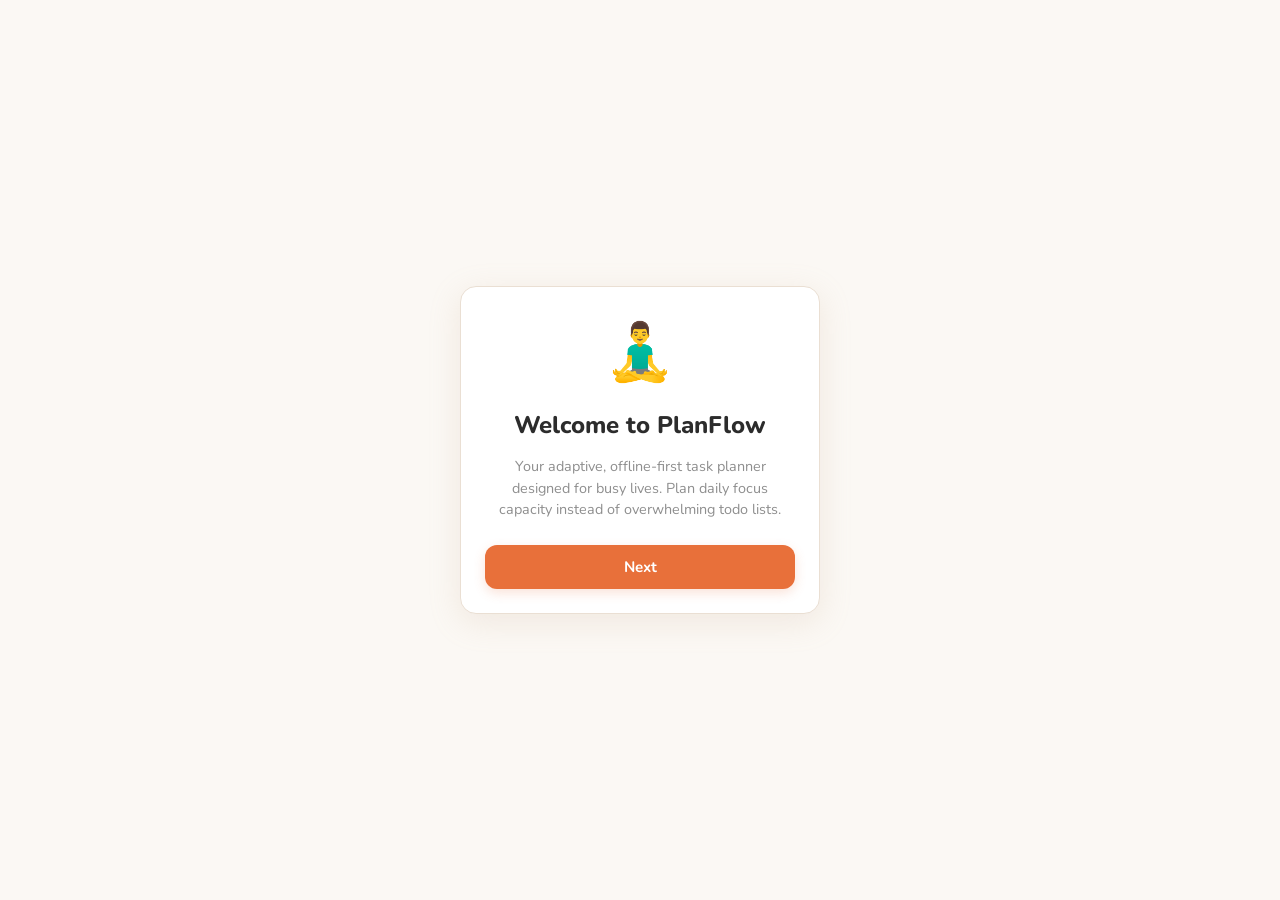
<file: index.html>
<!DOCTYPE html>
<html lang="en">
<head>
  <meta charset="UTF-8">
  <meta name="viewport" content="width=device-width, initial-scale=1.0, viewport-fit=cover">
  <meta name="theme-color" content="#FBF8F4">
  <meta name="mobile-web-app-capable" content="yes">
  <meta name="apple-mobile-web-app-capable" content="yes">
  <meta name="apple-mobile-web-app-status-bar-style" content="black-translucent">
  <meta name="apple-mobile-web-app-title" content="PlanFlow">
  
  <title>PlanFlow — Adaptive Planner</title>
  
  <!-- CSS Imports -->
  <link rel="stylesheet" href="css/variables.css">
  <link rel="stylesheet" href="css/base.css">
  <link rel="stylesheet" href="css/components.css">
  <link rel="stylesheet" href="css/views.css">
  
  <!-- PWA Manifest -->
  <link rel="manifest" href="manifest.json">
  <link rel="apple-touch-icon" href="assets/icons/apple-touch-icon.png">
</head>
<body>
  <div id="offline-badge" class="offline-badge hidden">⚠️ Offline Mode</div>
  <div class="app-container">
    <!-- Main Scrollable Content -->
    <main class="main-content" id="main-content">
      
      <!-- 1. Today Timeline View -->
      <section id="today-view" class="view active">
        <header class="today-header">
          <div>
            <h1 id="today-view-title">Today</h1>
            <p id="today-view-subtitle" style="font-size: 0.9rem; color: var(--text-muted);"></p>
          </div>
          <div style="display: flex; gap: var(--spacing-xs); align-items: center;">
            <button id="today-replan-btn" class="btn btn-ghost" style="padding: var(--spacing-sm);">
              🔄 Replan
            </button>
          </div>
        </header>

        <section id="today-unplanned-hub" class="today-unplanned-hub hidden" aria-labelledby="today-hub-title">
          <div class="today-hub-heading">
            <div>
              <p class="today-eyebrow">MAKE SPACE FOR WHAT MATTERS</p>
              <h2 id="today-hub-title">Shape your day</h2>
              <p>See your available capacity, then build a schedule that fits.</p>
            </div>
          </div>
          <div class="today-capacity-card" aria-label="Today's capacity overview">
            <div class="today-capacity-metric"><strong id="today-metric-avail-time">--</strong><span>Available</span></div>
            <div class="today-capacity-metric"><strong id="today-metric-unscheduled-count">0</strong><span>Tasks queued</span></div>
            <div class="today-capacity-metric"><strong id="today-metric-priority-count">0</strong><span>High priority</span></div>
            <div class="today-capacity-metric"><strong id="today-metric-habits-count">0</strong><span>Habits due</span></div>
          </div>
          <button id="today-plan-hero-btn" class="btn btn-primary today-plan-hero-btn">Plan My Day <span aria-hidden="true">→</span></button>
        </section>
        
        <!-- Daily Flow Progress Summary (Section 6.2) -->
        <div class="today-progress-container">
          <div class="daily-flow-ring-wrapper">
            <svg class="progress-ring" width="48" height="48" style="transform: rotate(-90deg);">
              <circle class="progress-ring-bg" stroke="var(--border-light)" stroke-width="4" fill="transparent" r="20" cx="24" cy="24"/>
              <circle id="today-progress-ring-fill" stroke="var(--primary-color)" stroke-width="4" fill="transparent" r="20" cx="24" cy="24" stroke-dasharray="125.6" stroke-dashoffset="125.6" style="transition: stroke-dashoffset var(--transition-normal);"/>
            </svg>
            <span id="today-progress-text" class="daily-flow-pct">0%</span>
          </div>
          
          <div class="progress-info" style="flex: 1;">
            <div style="display: flex; justify-content: space-between; align-items: baseline;">
              <p style="font-weight: 800; font-size: 0.95rem; margin: 0;">Daily Flow</p>
              <span id="daily-flow-minutes" style="font-size: 0.8rem; font-weight: 700; color: var(--primary-color);">0m / 0m focus</span>
            </div>
            <div style="display: flex; gap: var(--spacing-sm); margin-top: 4px; font-size: 0.78rem; color: var(--text-muted); align-items: center;">
              <span id="today-progress-count">0/0 done</span>
              <span>•</span>
              <span id="daily-flow-coverage">Priority: 0%</span>
            </div>
          </div>
        </div>

        <!-- Section 6.3: NOW Card Component Container -->
        <div id="today-now-card-container"></div>

        <!-- Schedule Timeline -->
        <div id="timeline-container" class="timeline">
          <!-- Timeline slots dynamically generated here -->
          <div id="timeline-empty-state" class="bucket-empty-state" style="border-style: solid; padding: var(--spacing-xxl);">
            <h3>Your day is clear!</h3>
            <p style="margin-top: 8px; margin-bottom: var(--spacing-md);">No tasks scheduled for today.</p>
          </div>
        </div>

        <!-- Add Task / Something Came Up FAB -->
        <button id="interruption-fab" class="fab" aria-label="Add task for today" title="Add task for today">
          +
        </button>
      </section>

      <!-- 2. Plan My Day View -->
      <section id="plan-view" class="view">
        <header style="margin-bottom: var(--spacing-lg);">
          <h1>Plan My Day</h1>
          <p style="font-size: 0.9rem; color: var(--text-muted);">Choose a day, then build a schedule that fits your available time.</p>
          <div class="plan-date-control">
            <label class="form-label" for="plan-target-date">Planning for</label>
            <input id="plan-target-date" class="input" type="date">
          </div>
        </header>

        <!-- Capacity Summary (Section 5.1 & 5.2) -->
        <div id="plan-capacity-summary-card" class="capacity-summary-card">
          <div class="capacity-summary-title">Today's Capacity Overview</div>
          <div class="capacity-summary-grid">
            <div class="metric-item">
              <span class="metric-val" id="metric-avail-time">--</span>
              <span class="metric-lbl">Available</span>
            </div>
            <div class="metric-item">
              <span class="metric-val" id="metric-unscheduled-count">0</span>
              <span class="metric-lbl">Unscheduled</span>
            </div>
            <div class="metric-item">
              <span class="metric-val" id="metric-priority-count">0</span>
              <span class="metric-lbl">High Priority</span>
            </div>
            <div class="metric-item">
              <span class="metric-val" id="metric-habits-count">0</span>
              <span class="metric-lbl">Habits Due</span>
            </div>
            <div class="metric-item">
              <span class="metric-val" id="metric-commitments-count">0</span>
              <span class="metric-lbl">Locked</span>
            </div>
          </div>
        </div>

        <!-- Planning Setup Screen (Pre-Plan State) -->
        <div id="plan-pre-setup" class="plan-hero">
          <div class="plan-hero-icon">✨</div>
          <h2>Ready to focus?</h2>
          <p style="color: var(--text-muted); max-width: 280px; margin-bottom: var(--spacing-lg);">
            Let's design a customized schedule for today.
          </p>
          <button id="plan-start-setup-btn" class="btn btn-primary plan-btn-start">
            Start Planning
          </button>
        </div>

        <!-- Setup Questions & Preferences (Section 5.4) -->
        <div id="plan-setup" class="plan-setup-container hidden">
          <!-- Working Hours Availability Windows -->
          <div class="form-group">
            <label class="form-label">Working Hours Window</label>
            <div style="display: flex; align-items: center; gap: var(--spacing-md);">
              <div style="flex: 1;">
                <label style="font-size: 0.75rem; color: var(--text-muted);">Start Time</label>
                <input type="time" id="plan-window-start" class="input" value="09:00">
              </div>
              <span style="margin-top: 16px; font-weight: 700; color: var(--text-muted);">to</span>
              <div style="flex: 1;">
                <label style="font-size: 0.75rem; color: var(--text-muted);">End Time</label>
                <input type="time" id="plan-window-end" class="input" value="17:00">
              </div>
            </div>
          </div>

          <!-- Capacity slider -->
          <div class="form-group">
            <label class="form-label" for="plan-capacity">Focus Target Duration</label>
            <div style="display: flex; align-items: center; gap: var(--spacing-md);">
              <input type="range" id="plan-capacity" class="range" min="30" max="480" step="30" value="180">
              <span id="plan-capacity-display" style="font-weight: 800; min-width: 70px; text-align: right;">3h 0m</span>
            </div>
            <!-- Presets -->
            <div style="display: flex; gap: var(--spacing-sm); margin-top: var(--spacing-xs);">
              <button class="btn btn-secondary capacity-preset" data-val="60" style="padding: 4px 10px; font-size: 0.8rem;">1h</button>
              <button class="btn btn-secondary capacity-preset" data-val="180" style="padding: 4px 10px; font-size: 0.8rem;">3h</button>
              <button class="btn btn-secondary capacity-preset" data-val="300" style="padding: 4px 10px; font-size: 0.8rem;">5h</button>
            </div>
          </div>

          <!-- Planning Style Selector (Section 5.4) -->
          <div class="form-group">
            <label class="form-label">Planning Style</label>
            <div class="planning-style-group" id="planning-style-selector">
              <button type="button" class="style-pill selected" data-style="balanced">⚖️ Balanced</button>
              <button type="button" class="style-pill" data-style="deep_work">🧠 Deep Work</button>
              <button type="button" class="style-pill" data-style="quick_wins">⚡ Quick Wins</button>
              <button type="button" class="style-pill" data-style="flexible">🌊 Flexible</button>
            </div>
          </div>

          <!-- Energy selector -->
          <div class="form-group">
            <label class="form-label">How is your energy level right now?</label>
            <div class="energy-selector">
              <div class="energy-option" data-energy="low">
                <span>🔋</span>
                <span>Low</span>
              </div>
              <div class="energy-option selected" data-energy="medium">
                <span>⚡</span>
                <span>Medium</span>
              </div>
              <div class="energy-option" data-energy="high">
                <span>🚀</span>
                <span>High</span>
              </div>
            </div>
          </div>

          <!-- Advanced Scheduling Preferences Collapsible / Toggle Group -->
          <div class="form-group" style="border-top: 1px solid var(--border-color); padding-top: var(--spacing-md);">
            <label class="form-label" style="margin-bottom: var(--spacing-sm);">Planning Preferences</label>
            <div class="pref-toggle-grid">
              <label class="pref-toggle-row">
                <input type="checkbox" id="pref-breaks" checked>
                <span>Protect Rest Breaks</span>
              </label>
              <label class="pref-toggle-row">
                <input type="checkbox" id="pref-energy-matching" checked>
                <span>Energy Matching</span>
              </label>
              <label class="pref-toggle-row">
                <input type="checkbox" id="pref-task-splitting" checked>
                <span>Split Long Tasks (&gt;90m)</span>
              </label>
            </div>

            <!-- Buffer & Focus block sliders -->
            <div style="display: flex; gap: var(--spacing-md); margin-top: var(--spacing-md); flex-wrap: wrap;">
              <div style="flex: 1; min-width: 140px;">
                <label style="font-size: 0.75rem; color: var(--text-muted);">Min Buffer: <strong id="pref-buffer-display">10m</strong></label>
                <input type="range" id="pref-buffer" class="range" min="0" max="60" step="5" value="10">
              </div>
              <div style="flex: 1; min-width: 140px;">
                <label style="font-size: 0.75rem; color: var(--text-muted);">Max Focus Block: <strong id="pref-focus-block-display">90m</strong></label>
                <input type="range" id="pref-focus-block" class="range" min="30" max="180" step="15" value="90">
              </div>
            </div>
          </div>

          <button id="plan-generate-btn" class="btn btn-primary" style="width: 100%; margin-top: var(--spacing-md);">
            Generate My Day 🎯
          </button>
        </div>

        <!-- Plan Suggestions Screen (Confirm State) -->
        <div id="plan-suggestions" class="hidden">
          <div class="plan-suggestions-header">
            <div>
              <h3>Proposed Schedule</h3>
              <p style="font-size: 0.8rem; color: var(--text-muted); margin-top: 2px;">
                Review and fine-tune your proposed plan.
              </p>
            </div>
          </div>

          <!-- Proposal Metrics Bar (Section 5.5) -->
          <div id="plan-proposal-metrics" class="proposal-metrics-bar">
            <div class="proposal-metric">
              <span class="pmetric-lbl">Planned Focus</span>
              <span class="pmetric-val" id="proposal-focus-min">0m</span>
            </div>
            <div class="proposal-metric">
              <span class="pmetric-lbl">Utilization</span>
              <span class="pmetric-val" id="proposal-utilization">0%</span>
            </div>
            <div class="proposal-metric">
              <span class="pmetric-lbl">Priority Coverage</span>
              <span class="pmetric-val" id="proposal-coverage">0%</span>
            </div>
          </div>

          <div id="suggestions-list-container" class="plan-suggestions-list">
            <!-- Dynamic suggestion rows -->
          </div>

          <div style="display: flex; gap: var(--spacing-md); margin-top: var(--spacing-lg);">
            <button id="plan-add-more-btn" class="btn btn-secondary" style="flex: 1;">
              + Add More
            </button>
            <button id="plan-confirm-btn" class="btn btn-primary" style="flex: 1;">
              Approve Plan ✨
            </button>
          </div>
        </div>
      </section>

      <!-- 3. Task Bucket View -->
      <section id="bucket-view" class="view">
        <header class="bucket-header-main" style="margin-bottom: var(--spacing-lg);">
          <div style="display: flex; justify-content: space-between; align-items: baseline;">
            <h1>Task Bucket</h1>
            <span id="bucket-total-count" class="badge" style="font-size: 0.85rem;">0 tasks</span>
          </div>
          <p style="font-size: 0.9rem; color: var(--text-muted); margin-top: 2px;">All your possibilities, ready to be scheduled.</p>
        </header>

        <!-- Search / Filters -->
        <div class="form-group" style="margin-bottom: var(--spacing-md);">
          <input type="text" id="bucket-search" class="input" placeholder="Search tasks..." style="padding: var(--spacing-md);" aria-label="Search tasks">
        </div>
        
        <div id="bucket-filter-chips" class="task-filter-control">
          <!-- Task filter select populated dynamically -->
        </div>

        <!-- AI Inbox Section (Ambiguous or newly quick-captured tasks needing review) -->
        <div id="bucket-inbox-section" class="bucket-inbox-section hidden">
          <!-- Populated dynamically if inbox tasks exist -->
        </div>

        <!-- Collapsible Bucket Sections -->
        <div id="bucket-list" class="bucket-grid">
          <!-- Dynamic buckets generated here -->
        </div>

        <!-- Floating Quick Add Composer (Section 4.4) -->
        <div id="quick-add-container" class="quick-add-floating-container">
          <form id="quick-add-form" class="quick-add-form" autocomplete="off">
            <div class="quick-add-input-bar">
              <span class="quick-add-icon">✨</span>
              <input 
                type="text" 
                id="quick-add-input" 
                class="quick-add-input" 
                placeholder="Quick capture: &quot;Study for an hour tomorrow&quot;..." 
                aria-label="Natural language task capture"
              >
              <button type="submit" id="quick-add-submit-btn" class="btn btn-primary quick-add-btn">
                Add
              </button>
            </div>
            <div id="quick-add-live-preview" class="quick-add-live-preview hidden">
              <!-- Live extracted tag previews -->
            </div>
          </form>
        </div>

        <!-- Add Task FAB -->
        <button id="bucket-add-task-btn" class="fab" aria-label="Add task to bucket">
          +
        </button>
      </section>

      <!-- 4. Add/Edit Task Form Screen -->
      <section id="add-task-view" class="view">
        <header class="task-form-header">
          <h1 id="task-form-title">Create Task</h1>
          <p id="task-form-subtitle" style="font-size: 0.9rem; color: var(--text-muted);">Define the task's properties for smart planning.</p>
        </header>

        <form id="task-form">
          <input type="hidden" id="edit-task-id">

          <!-- Name -->
          <div class="form-group">
            <div style="display: flex; justify-content: space-between; align-items: center; margin-bottom: var(--spacing-xs);">
              <label class="form-label" for="task-name" style="margin-bottom: 0;">Task Name</label>
              <button type="button" id="task-ai-assist-btn" class="btn btn-ghost" style="padding: 2px 8px; font-size: 0.75rem; color: var(--primary-color); font-weight: 700; border: 1px solid var(--primary-color); border-radius: var(--radius-sm);">
                ✨ AI Assist
              </button>
            </div>
            <input type="text" id="task-name" class="input" placeholder="e.g., Study Machine Learning for an hour" required>
          </div>

          <!-- Bucket / Category -->
          <div class="form-group">
            <label class="form-label" for="task-bucket">Bucket</label>
            <select id="task-bucket" class="select" required>
              <!-- Populated dynamically from preferences -->
            </select>
          </div>

          <div id="task-schedule-group" class="form-group task-schedule-fields">
            <label class="form-label" for="task-schedule-date">Add to a day (optional)</label>
            <div class="task-schedule-inputs">
              <input id="task-schedule-date" class="input" type="date" aria-label="Schedule task on a day">
              <input id="task-schedule-time" class="input" type="time" aria-label="Start time (optional)">
            </div>
            <p class="task-schedule-hint">Leave the date blank to keep this task in your bucket.</p>
          </div>

          <!-- Priority -->
          <div class="form-group">
            <label class="form-label" for="task-priority">Priority (1 = low, 5 = urgent)</label>
            <div style="display: flex; align-items: center; gap: var(--spacing-md);">
              <input type="range" id="task-priority" class="range" min="1" max="5" value="3">
              <span id="task-priority-display" style="font-weight: 800; min-width: 20px;">3</span>
            </div>
          </div>

          <!-- Estimated Duration -->
          <div class="form-group">
            <label class="form-label" for="task-duration">Estimated Duration (minutes)</label>
            <div style="display: flex; align-items: center; gap: var(--spacing-md); margin-bottom: var(--spacing-xs);">
              <input type="number" id="task-duration" class="input" min="5" max="480" value="30" required>
            </div>
            <div class="duration-presets">
              <button type="button" class="duration-chip" data-min="15">15m</button>
              <button type="button" class="duration-chip selected" data-min="30">30m</button>
              <button type="button" class="duration-chip" data-min="45">45m</button>
              <button type="button" class="duration-chip" data-min="60">60m</button>
              <button type="button" class="duration-chip" data-min="90">90m</button>
            </div>
          </div>

          <!-- Energy Required -->
          <div class="form-group">
            <label class="form-label">Energy Level Required</label>
            <div class="energy-selector" id="task-energy-selector">
              <div class="energy-option" data-energy="low">
                <span>🔋 Low</span>
              </div>
              <div class="energy-option selected" data-energy="medium">
                <span>⚡ Med</span>
              </div>
              <div class="energy-option" data-energy="high">
                <span>🚀 High</span>
              </div>
            </div>
          </div>

          <!-- Preferred Time -->
          <div class="form-group">
            <label class="form-label" for="task-preferred-time">Preferred Time of Day</label>
            <select id="task-preferred-time" class="select">
              <option value="anytime" selected>Anytime</option>
              <option value="morning">Morning</option>
              <option value="afternoon">Afternoon</option>
              <option value="evening">Evening</option>
            </select>
          </div>

          <!-- Recurrence Toggle & Options -->
          <div class="form-group" style="margin-bottom: var(--spacing-md);">
            <div class="toggle-container">
              <span class="form-label">Is this a recurring task?</span>
              <label style="display: inline-block;">
                <input type="checkbox" id="task-recurring-toggle" class="hidden">
                <div class="toggle-switch"></div>
              </label>
            </div>
          </div>

          <div class="form-group" style="margin-bottom: var(--spacing-md);">
            <div class="toggle-container">
              <span class="form-label">Track as a Habit? (Done/Missed Calendar)</span>
              <label style="display: inline-block;">
                <input type="checkbox" id="task-habit-toggle" class="hidden">
                <div class="toggle-switch"></div>
              </label>
            </div>
          </div>

          <div id="recurrence-options" class="hidden" style="background-color: var(--border-light); padding: var(--spacing-md); border-radius: var(--radius-md); margin-bottom: var(--spacing-lg);">
            <div class="form-group">
              <label class="form-label" for="recurrence-type">Recurrence Pattern</label>
              <select id="recurrence-type" class="select">
                <option value="daily">Every day</option>
                <option value="weekly" selected>Weekly</option>
                <option value="monthly">Monthly</option>
                <option value="custom">Custom interval</option>
              </select>
            </div>

            <!-- Custom interval details -->
            <div id="recurrence-interval-group" class="form-group hidden">
              <label class="form-label" for="recurrence-interval">Repeat every</label>
              <div style="display: flex; align-items: center; gap: var(--spacing-sm);">
                <input type="number" id="recurrence-interval" class="input" min="1" value="1" style="width: 80px;">
                <span id="recurrence-interval-unit">days</span>
              </div>
            </div>

            <!-- Monthly day selection -->
            <div id="recurrence-monthly-group" class="form-group hidden">
              <label class="form-label" for="recurrence-month-day">Day of the month</label>
              <div style="display: flex; align-items: center; gap: var(--spacing-sm);">
                <input type="number" id="recurrence-month-day" class="input" min="1" max="31" value="1" style="width: 80px;">
                <span style="font-size: 0.85rem; color: var(--text-muted);">(1 - 31)</span>
              </div>
            </div>

            <!-- Weekly days selection -->
            <div id="recurrence-weekly-days" class="form-group">
              <label class="form-label">Select days of the week</label>
              <div style="display: flex; gap: var(--spacing-xs); flex-wrap: wrap;">
                <label class="chip" style="cursor: pointer;"><input type="checkbox" name="weekly-day" value="1" style="margin-right: 4px;">Mon</label>
                <label class="chip" style="cursor: pointer;"><input type="checkbox" name="weekly-day" value="2" style="margin-right: 4px;">Tue</label>
                <label class="chip" style="cursor: pointer;"><input type="checkbox" name="weekly-day" value="3" style="margin-right: 4px;">Wed</label>
                <label class="chip" style="cursor: pointer;"><input type="checkbox" name="weekly-day" value="4" style="margin-right: 4px;">Thu</label>
                <label class="chip" style="cursor: pointer;"><input type="checkbox" name="weekly-day" value="5" style="margin-right: 4px;">Fri</label>
                <label class="chip" style="cursor: pointer;"><input type="checkbox" name="weekly-day" value="6" style="margin-right: 4px;">Sat</label>
                <label class="chip" style="cursor: pointer;"><input type="checkbox" name="weekly-day" value="0" style="margin-right: 4px;">Sun</label>
              </div>
            </div>
          </div>

          <!-- Deadline -->
          <div class="form-group">
            <div class="toggle-container">
              <span class="form-label">Add a deadline?</span>
              <label style="display: inline-block;">
                <input type="checkbox" id="task-deadline-toggle" class="hidden">
                <div class="toggle-switch"></div>
              </label>
            </div>
            <input type="date" id="task-deadline" class="input hidden" style="margin-top: var(--spacing-sm);">
          </div>

          <!-- Active Until (Expiration) -->
          <div class="form-group">
            <div class="toggle-container">
              <span class="form-label">Active until a specific date?</span>
              <label style="display: inline-block;">
                <input type="checkbox" id="task-expiry-toggle" class="hidden">
                <div class="toggle-switch"></div>
              </label>
            </div>
            <input type="date" id="task-expiry" class="input hidden" style="margin-top: var(--spacing-sm);">
          </div>

          <!-- Actions -->
          <div style="display: flex; gap: var(--spacing-md); margin-top: var(--spacing-xxl);">
            <button type="button" id="task-cancel-btn" class="btn btn-secondary" style="flex: 1;">Cancel</button>
            <button type="button" id="task-delete-btn" class="btn btn-ghost hidden" style="color: var(--color-danger);">Delete</button>
            <button type="submit" id="task-save-btn" class="btn btn-primary" style="flex: 1;">Save Task</button>
          </div>
        </form>
      </section>

      <!-- 5. Settings Screen -->
      <section id="habits-view" class="view">
        <header class="habits-header">
          <div>
            <p class="habits-eyebrow">SMALL ACTIONS, REPEATED</p>
            <h1>Habits</h1>
            <p id="habits-due-count" class="habits-count">0 due today</p>
          </div>
          <select id="habits-filter" class="select habits-filter" aria-label="Filter habits">
            <option value="due">Due today</option>
            <option value="all">All habits</option>
          </select>
        </header>
        <div id="habits-list" class="habits-list"></div>
        <a class="btn btn-ghost habits-add-link" href="#add-task">+ Create a habit</a>
      </section>

      <section id="settings-view" class="view">
        <header style="margin-bottom: var(--spacing-lg);">
          <h1>Settings</h1>
          <p style="font-size: 0.9rem; color: var(--text-muted);">Customize your adaptive planner parameters.</p>
        </header>

        <!-- Preference Section: Daily Schedule -->
        <div class="settings-section">
          <h3 class="settings-section-title">Schedule Settings</h3>
          <div class="form-group">
            <label class="form-label" for="settings-wake-time">Typical Wake Time</label>
            <input type="time" id="settings-wake-time" class="input" value="07:00">
          </div>
          <div class="form-group">
            <label class="form-label" for="settings-sleep-time">Typical Sleep Time</label>
            <input type="time" id="settings-sleep-time" class="input" value="23:00">
          </div>
          <div class="form-group">
            <label class="form-label" for="settings-buffer-time">Break / Buffer Time Between Tasks</label>
            <select id="settings-buffer-time" class="select">
              <option value="0">0 minutes (Back-to-back)</option>
              <option value="5">5 minutes (Quick breath)</option>
              <option value="10" selected>10 minutes (Recommended)</option>
              <option value="15">15 minutes (Relaxed pacing)</option>
              <option value="20">20 minutes (Extended transition)</option>
            </select>
          </div>
          <div class="form-group">
            <label class="form-label" for="settings-default-capacity">Default Daily Capacity</label>
            <div style="display: flex; align-items: center; gap: var(--spacing-md);">
              <input type="range" id="settings-default-capacity" class="range" min="30" max="480" step="30" value="300">
              <span id="settings-capacity-display" style="font-weight: 800; min-width: 60px; text-align: right;">5h 0m</span>
            </div>
          </div>
        </div>

        <!-- Preference Section: Buckets Management -->
        <div class="settings-section">
          <h3 class="settings-section-title">My Buckets</h3>
          <div id="settings-buckets-list" style="display: flex; flex-direction: column; gap: var(--spacing-sm);">
            <!-- Buckets list with delete/edit options populated dynamically -->
          </div>
          <button id="settings-add-bucket-btn" class="btn btn-secondary" style="margin-top: var(--spacing-sm); width: 100%;">
            + Add Custom Bucket
          </button>
        </div>

        <!-- Preference Section: Data Backup / Control -->
        <div class="settings-section">
          <h3 class="settings-section-title">Data Controls</h3>
          <button id="settings-export-btn" class="btn btn-secondary" style="width: 100%;">
            📤 Export Data (JSON)
          </button>
          <button id="settings-import-btn" class="btn btn-secondary" style="width: 100%;">
            📥 Import Data (JSON)
          </button>
          <input type="file" id="settings-import-file" class="hidden" accept=".json">
          <button id="settings-reset-demo-btn" class="btn btn-ghost" style="color: var(--color-danger); width: 100%; border: 1px solid var(--color-danger); border-radius: var(--radius-md);">
            🔄 Reset Demo Data
          </button>
        </div>
      </section>

    </main>

    <!-- Navigation Bar -->
    <nav class="bottom-nav">
      <a href="#today" class="nav-item active" id="nav-today">
        <span class="nav-icon">📅</span>
        <span>Today</span>
      </a>
      <a href="#bucket" class="nav-item" id="nav-bucket">
        <span class="nav-icon">📋</span>
        <span>Tasks</span>
      </a>
      <a href="#habits" class="nav-item" id="nav-habits">
        <span class="nav-icon">✓</span>
        <span>Habits</span>
      </a>
      <a href="#settings" class="nav-item" id="nav-settings">
        <span class="nav-icon">⚙️</span>
        <span>Settings</span>
      </a>
    </nav>
  </div>

  <!-- Bottom Sheet Modal Structure -->
  <div id="modal-overlay" class="modal-overlay"></div>
  <div id="bottom-sheet" class="bottom-sheet">
    <div class="bottom-sheet-handle"></div>
    <div class="bottom-sheet-header">
      <h3 id="bottom-sheet-title">Modal Header</h3>
      <button id="bottom-sheet-close" class="btn btn-ghost" style="padding: var(--spacing-xs);">✖</button>
    </div>
    <div id="bottom-sheet-content">
      <!-- Modal Content gets injected here -->
    </div>
  </div>

  <!-- Toast Notification Stack -->
  <div id="toast-container" class="toast-container"></div>

  <!-- JS Modules -->
  <script type="module" src="js/app.js"></script>
</body>
</html>
</file>
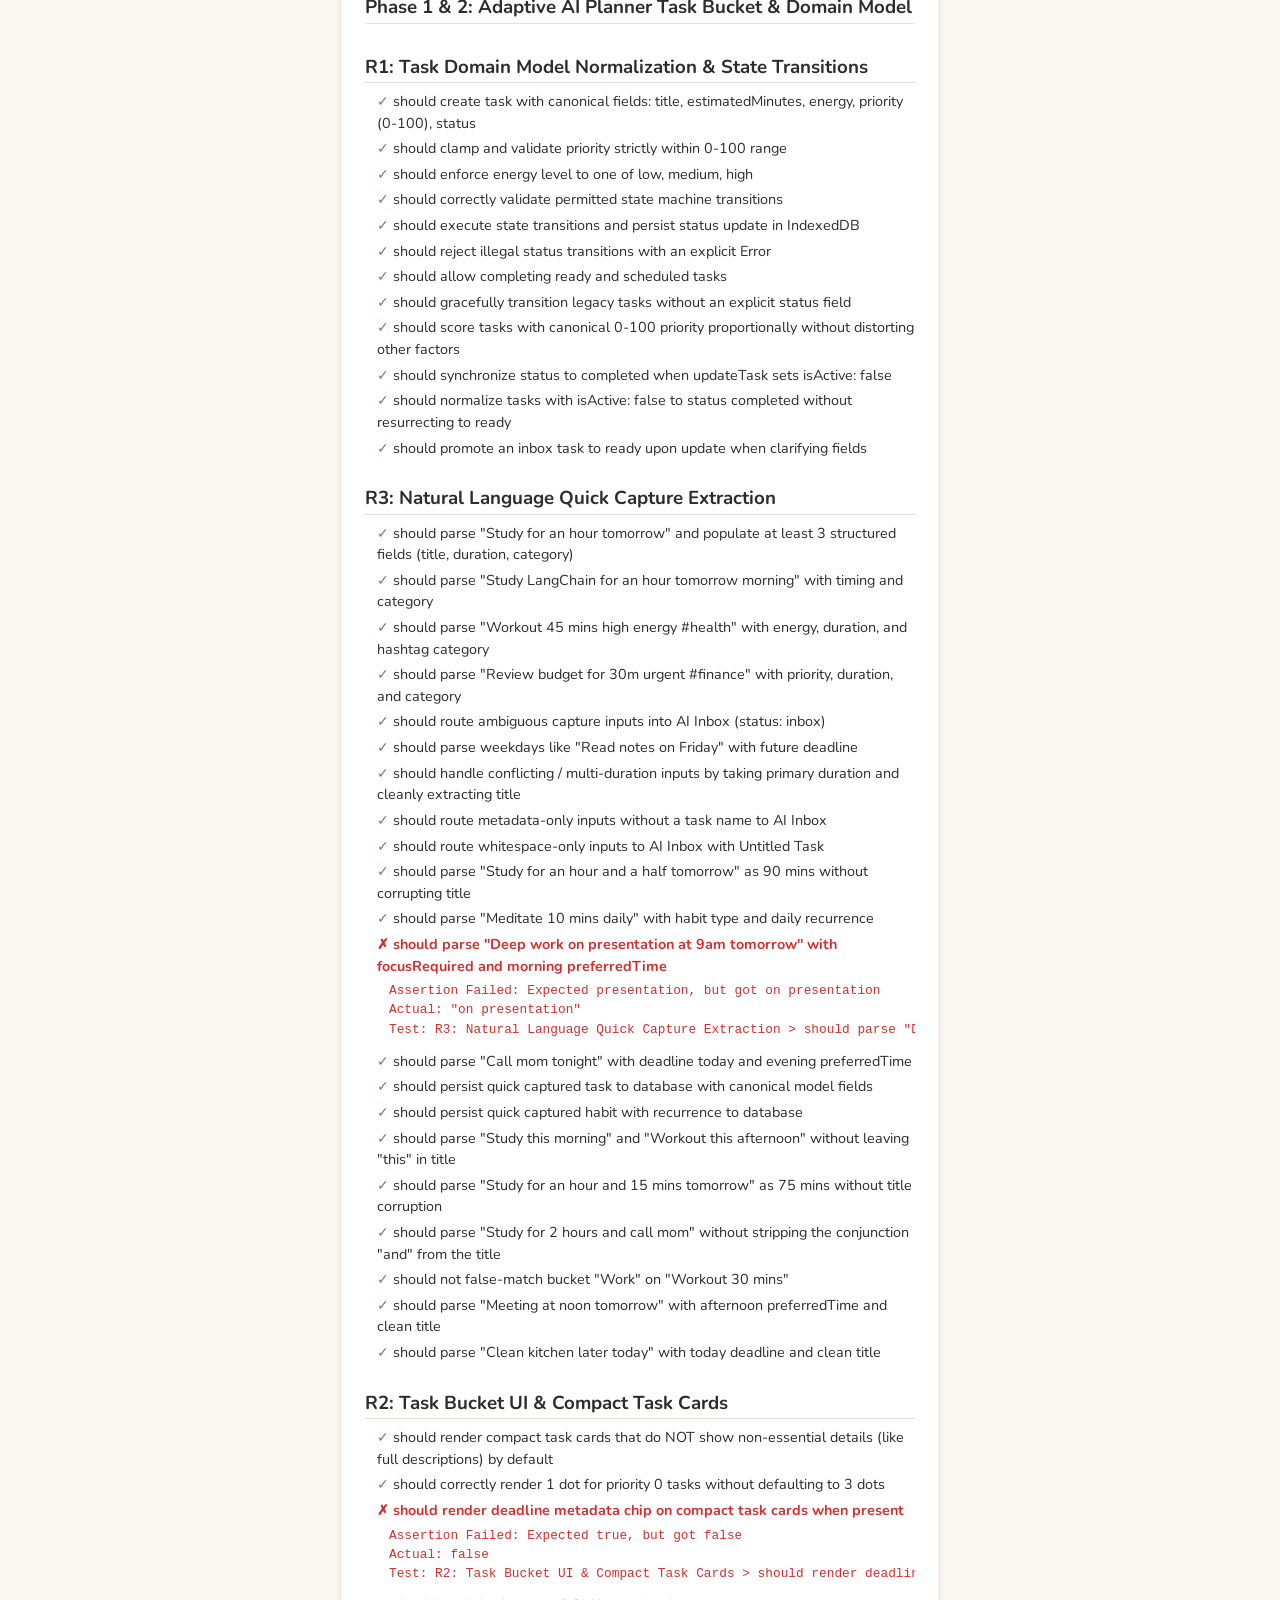
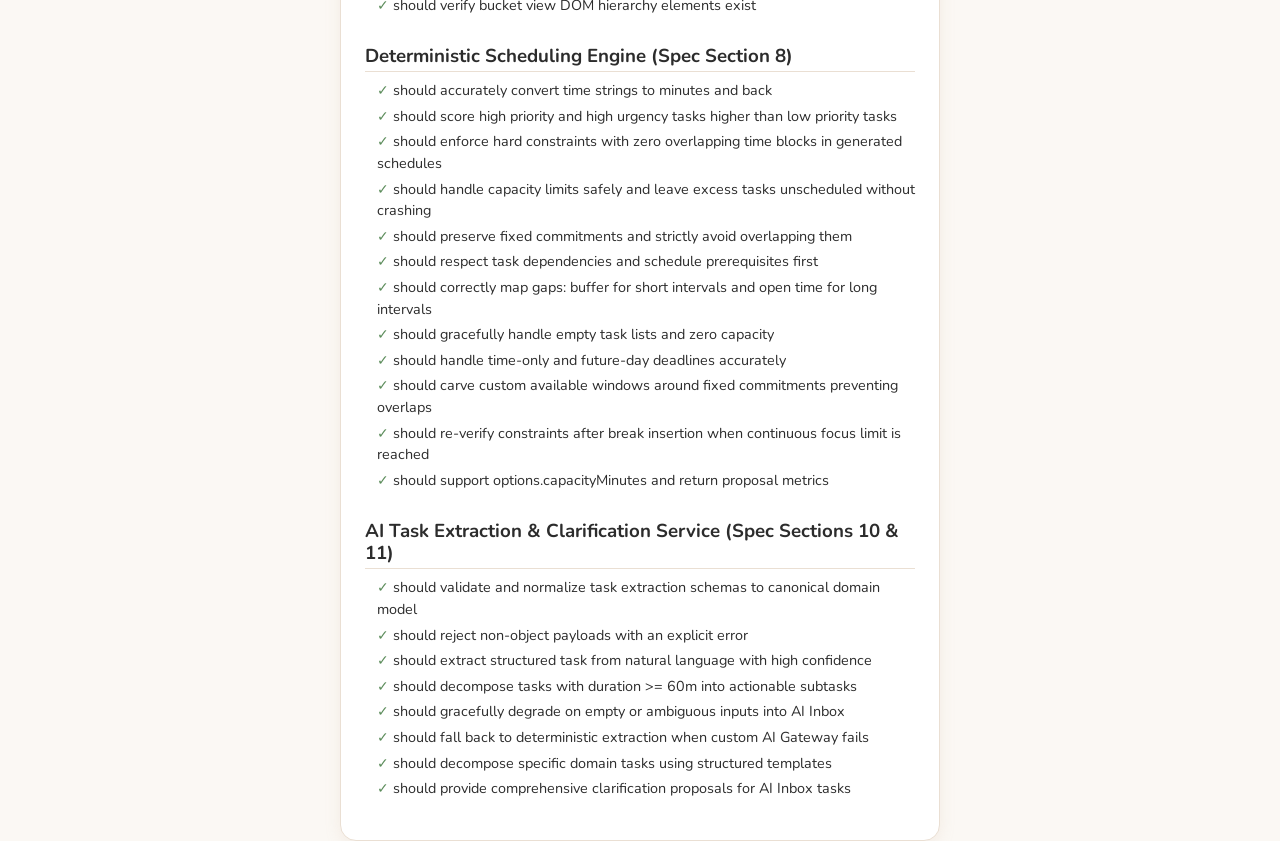
<file: tests.html>
<!DOCTYPE html>
<html lang="en">
<head>
  <meta charset="UTF-8">
  <meta name="viewport" content="width=device-width, initial-scale=1.0">
  <title>PlanFlow Tests — Browser Test Runner</title>
  <link rel="stylesheet" href="css/variables.css">
  <link rel="stylesheet" href="css/base.css">
  <link rel="stylesheet" href="css/components.css">
  <style>
    body {
      background-color: var(--bg-color);
      color: var(--text-color);
      padding: var(--spacing-xl) var(--spacing-md);
      display: flex;
      justify-content: center;
      align-items: center;
      min-height: 100vh;
    }
    .test-container {
      width: 100%;
      max-width: 600px;
      display: flex;
      flex-direction: column;
      gap: var(--spacing-lg);
    }
    .test-header {
      display: flex;
      justify-content: space-between;
      align-items: center;
    }
    .test-header h1 {
      font-size: 1.5rem;
      font-weight: 900;
    }
    #test-report {
      background-color: var(--surface-color);
      border-radius: var(--radius-lg);
      padding: var(--spacing-xl);
      box-shadow: var(--shadow-md);
      border: 1px solid var(--border-color);
      display: flex;
      flex-direction: column;
      gap: var(--spacing-md);
    }
  </style>
</head>
<body>
  <div class="test-container">
    <header class="test-header">
      <h1>PlanFlow Test Suite 🧪</h1>
      <a href="index.html" class="btn btn-ghost" style="font-size:0.85rem; border: 1px solid var(--border-color); padding: 6px 12px;">
        Back to App
      </a>
    </header>

    <div id="test-report">
      <div style="text-align: center; padding: var(--spacing-xl); color: var(--text-muted);">
        Initializing test files and Dexie database...
      </div>
    </div>
  </div>

  <!-- Test suite loader script -->
  <script type="module">
    import { runAllTests } from './js/tests/runner.js';
    
    // Import all test suites to register them in runner
    import './js/tests/recurrence.test.js';
    import './js/tests/scoring.test.js';
    import './js/tests/planner.test.js';
    import './js/tests/reschedule.test.js';
    import './js/tests/models.test.js';
    import './js/tests/bucket.test.js';
    import './js/tests/deterministicScheduler.test.js';
    import './js/tests/aiService.test.js';

    // Execute runner
    document.addEventListener('DOMContentLoaded', () => {
      // Small timeout to allow DB initialization to complete comfortably
      setTimeout(async () => {
        await runAllTests();
      }, 100);
    });
  </script>
</body>
</html>
</file>
<file: css/variables.css>
/* css/variables.css */
:root {
  /* Warm & Friendly Theme Palette */
  --bg-color: #FBF8F4;
  --surface-color: #FFFFFF;
  
  --primary-color: #E8703A;
  --primary-hover: #D65F2B;
  --primary-light: #FDF1EB;
  
  --secondary-color: #5B8C5A;
  --secondary-hover: #4E774D;
  --secondary-light: #EFF5EF;
  
  --accent-color: #D4A373;
  --accent-light: #F9F2EB;
  
  --text-color: #2C2C2C;
  --text-muted: #8E8E8E;
  --text-light: #C0C0C0;
  
  --border-color: #EADFD3;
  --border-light: #F3EAE0;
  
  /* Status Colors */
  --color-success: #5B8C5A;
  --color-warning: #E8A838;
  --color-danger: #D94F4F;
  --color-info: #3A8EE6;

  /* Font Specs */
  --font-family: 'Nunito', -apple-system, BlinkMacSystemFont, "Segoe UI", Roboto, Helvetica, Arial, sans-serif;
  
  /* Layout Safe Spacing Scale */
  --spacing-xs: 4px;
  --spacing-sm: 8px;
  --spacing-md: 12px;
  --spacing-lg: 16px;
  --spacing-xl: 24px;
  --spacing-xxl: 32px;
  --spacing-xxxl: 48px;
  
  /* UI Radii */
  --radius-sm: 8px;
  --radius-md: 12px; /* Buttons */
  --radius-lg: 16px; /* Cards */
  --radius-full: 9999px; /* Pills/Chips */
  
  /* Shadows */
  --shadow-sm: 0 2px 8px rgba(200, 170, 140, 0.1);
  --shadow-md: 0 4px 16px rgba(200, 170, 140, 0.15);
  --shadow-lg: 0 8px 32px rgba(200, 170, 140, 0.2);

  /* Transition Durations */
  --transition-fast: 0.15s ease;
  --transition-normal: 0.25s cubic-bezier(0.4, 0, 0.2, 1);
  --transition-slow: 0.4s cubic-bezier(0.34, 1.56, 0.64, 1); /* Spring transition */
}
</file>
<file: css/base.css>
/* css/base.css */
@import url('https://fonts.googleapis.com/css2?family=Nunito:wght@300;400;600;700;800&display=swap');

*, *::before, *::after {
  box-sizing: border-box;
  margin: 0;
  padding: 0;
  -webkit-tap-highlight-color: transparent;
}

html {
  font-size: 16px;
  scroll-behavior: smooth;
  height: 100%;
  background-color: var(--bg-color);
}

body {
  font-family: var(--font-family);
  background-color: var(--bg-color);
  color: var(--text-color);
  line-height: 1.5;
  height: 100%;
  width: 100vw;
  overflow-x: hidden;
  display: flex;
  flex-direction: column;
  
  /* PWA Mobile safe areas */
  padding-top: env(safe-area-inset-top, 0px);
  padding-bottom: env(safe-area-inset-bottom, 0px);
  
  /* Prevent pull-to-refresh and scroll bounce on mobile if desired,
     but we'll allow standard scroll manipulation. */
  overscroll-behavior-y: clamp;
}

/* Typography Defaults */
h1, h2, h3, h4, h5, h6 {
  font-weight: 700;
  line-height: 1.2;
}

a {
  color: var(--primary-color);
  text-decoration: none;
  transition: color var(--transition-fast);
}

a:hover {
  color: var(--primary-hover);
}

img, svg {
  display: block;
  max-width: 100%;
}

button, input, select, textarea {
  font-family: inherit;
  font-size: inherit;
  color: inherit;
  background: none;
  border: none;
}

/* Suppress outline on mouse/pointer clicks, preserve on keyboard navigation */
:focus:not(:focus-visible) {
  outline: none;
}

:focus-visible {
  outline: 2px solid var(--primary-color);
  outline-offset: 2px;
  border-radius: var(--radius-sm);
}

/* Component-specific focus refinements */
.btn:focus-visible,
.fab:focus-visible {
  outline: 2px solid var(--primary-color);
  outline-offset: 3px;
  box-shadow: 0 0 0 4px var(--primary-light);
}

button {
  cursor: pointer;
  touch-action: manipulation;
}

/* Custom Selection style */
::selection {
  background-color: var(--primary-light);
  color: var(--primary-color);
}

/* Hidden Utility class */
.hidden {
  display: none !important;
}

/* Layout Utilities */
.app-container {
  display: flex;
  flex-direction: column;
  height: 100%;
  width: 100%;
  position: relative;
}

.main-content {
  flex: 1;
  overflow-y: auto;
  padding: var(--spacing-lg);
  padding-bottom: calc(var(--spacing-xxxl) + var(--spacing-xl)); /* Space for bottom navigation */
}

/* Offline Badge styles */
.offline-badge {
  position: fixed;
  top: 12px;
  right: 12px;
  background-color: var(--accent-color);
  color: white;
  padding: 4px 10px;
  border-radius: var(--radius-full);
  font-size: 0.7rem;
  font-weight: 800;
  z-index: 10001;
  box-shadow: var(--shadow-md);
  pointer-events: none;
}
.offline-badge.hidden {
  display: none !important;
}
</file>
<file: css/components.css>
/* css/components.css */

/* --- Card Primitive --- */
.card {
  background-color: var(--surface-color);
  border-radius: var(--radius-lg);
  padding: var(--spacing-lg);
  box-shadow: var(--shadow-sm);
  border: 1px solid var(--border-light);
  transition: transform var(--transition-normal), box-shadow var(--transition-normal);
}

.card:hover {
  box-shadow: var(--shadow-md);
}

.card-title {
  font-size: 1.15rem;
  font-weight: 700;
  margin-bottom: var(--spacing-sm);
}

/* --- Buttons --- */
.btn {
  display: inline-flex;
  align-items: center;
  justify-content: center;
  padding: var(--spacing-md) var(--spacing-lg);
  border-radius: var(--radius-md);
  font-weight: 700;
  transition: all var(--transition-fast);
  gap: var(--spacing-sm);
  text-align: center;
  font-size: 0.95rem;
}

.btn-primary {
  background-color: var(--primary-color);
  color: var(--surface-color);
  box-shadow: 0 4px 12px rgba(232, 112, 58, 0.2);
}

.btn-primary:hover {
  background-color: var(--primary-hover);
  transform: translateY(-1px);
}

.btn-primary:active {
  transform: translateY(0);
}

.btn-secondary {
  background-color: var(--secondary-light);
  color: var(--secondary-color);
  border: 1px solid var(--border-color);
}

.btn-secondary:hover {
  background-color: var(--secondary-color);
  color: var(--surface-color);
}

.btn-ghost {
  color: var(--text-color);
}

.btn-ghost:hover {
  background-color: var(--border-light);
}

.btn:disabled {
  opacity: 0.5;
  cursor: not-allowed;
  transform: none !important;
  box-shadow: none !important;
}

.btn:active {
  transform: scale(0.96) !important;
}

.card:active {
  transform: scale(0.98);
}

.chip:active {
  transform: scale(0.94);
}

/* --- Chips / Tags / Badges --- */
.chip {
  display: inline-flex;
  align-items: center;
  padding: var(--spacing-xs) var(--spacing-md);
  border-radius: var(--radius-full);
  font-size: 0.8rem;
  font-weight: 700;
  background-color: var(--bg-color);
  border: 1px solid var(--border-color);
  gap: var(--spacing-xs);
}

.badge {
  display: inline-flex;
  align-items: center;
  justify-content: center;
  padding: 2px 6px;
  border-radius: var(--radius-sm);
  font-size: 0.75rem;
  font-weight: 800;
  background-color: var(--primary-light);
  color: var(--primary-color);
}

/* --- Inputs & Form Elements --- */
.form-group {
  display: flex;
  flex-direction: column;
  gap: var(--spacing-sm);
  margin-bottom: var(--spacing-lg);
}

.form-label {
  font-weight: 700;
  font-size: 0.9rem;
  color: var(--text-color);
}

.input, .select, .textarea {
  width: 100%;
  padding: var(--spacing-md);
  border-radius: var(--radius-md);
  border: 2px solid var(--border-color);
  background-color: var(--surface-color);
  transition: border-color var(--transition-fast), box-shadow var(--transition-fast);
  color: var(--text-color);
}

.input:focus, .select:focus, .textarea:focus {
  border-color: var(--primary-color);
  box-shadow: 0 0 0 3px rgba(232, 112, 58, 0.15);
}

.range {
  -webkit-appearance: none;
  width: 100%;
  height: 6px;
  border-radius: var(--radius-full);
  background: var(--border-color);
  outline: none;
}

.range::-webkit-slider-thumb {
  -webkit-appearance: none;
  appearance: none;
  width: 20px;
  height: 20px;
  border-radius: 50%;
  background: var(--primary-color);
  cursor: pointer;
  transition: transform var(--transition-fast);
}

.range::-webkit-slider-thumb:hover {
  transform: scale(1.15);
}

/* --- Toggle Switch --- */
.toggle-container {
  display: flex;
  align-items: center;
  justify-content: space-between;
  cursor: pointer;
}

.toggle-switch {
  position: relative;
  width: 48px;
  height: 26px;
  background-color: var(--border-color);
  border-radius: var(--radius-full);
  transition: background-color var(--transition-normal);
}

.toggle-switch::after {
  content: '';
  position: absolute;
  top: 3px;
  left: 3px;
  width: 20px;
  height: 20px;
  background-color: var(--surface-color);
  border-radius: 50%;
  transition: transform var(--transition-normal);
  box-shadow: 0 1px 3px rgba(0,0,0,0.1);
}

input[type="checkbox"]:checked + .toggle-switch {
  background-color: var(--secondary-color);
}

input[type="checkbox"]:checked + .toggle-switch::after {
  transform: translateX(22px);
}

/* --- Floating Action Button (FAB) --- */
.fab {
  position: fixed;
  bottom: calc(var(--spacing-xxl) + 56px); /* Floating above bottom navigation */
  right: var(--spacing-lg);
  width: 56px;
  height: 56px;
  border-radius: 50%;
  background-color: var(--primary-color);
  color: var(--surface-color);
  box-shadow: var(--shadow-lg);
  display: flex;
  align-items: center;
  justify-content: center;
  font-size: 1.5rem;
  z-index: 100;
  transition: transform var(--transition-slow), background-color var(--transition-fast);
}

.fab:hover {
  background-color: var(--primary-hover);
  transform: scale(1.08) rotate(90deg);
}

.fab:active {
  transform: scale(0.95);
}

/* --- Progress Bar --- */
.progress-bar-container {
  width: 100%;
  height: 8px;
  background-color: var(--border-light);
  border-radius: var(--radius-full);
  overflow: hidden;
}

.progress-bar-fill {
  height: 100%;
  background-color: var(--secondary-color);
  border-radius: var(--radius-full);
  width: 0%;
  transition: width var(--transition-normal);
}

/* --- Bottom Sheet / Modal Panel --- */
.modal-overlay {
  position: fixed;
  top: 0;
  left: 0;
  right: 0;
  bottom: 0;
  background-color: rgba(44, 44, 44, 0.4);
  backdrop-filter: blur(4px);
  z-index: 1000;
  opacity: 0;
  visibility: hidden;
  transition: opacity var(--transition-normal), visibility var(--transition-normal);
}

.modal-overlay.active {
  opacity: 1;
  visibility: visible;
}

.bottom-sheet {
  position: fixed;
  left: 0;
  right: 0;
  bottom: 0;
  background-color: var(--surface-color);
  border-top-left-radius: 24px;
  border-top-right-radius: 24px;
  padding: var(--spacing-lg) var(--spacing-lg) calc(var(--spacing-lg) + env(safe-area-inset-bottom, 0px));
  box-shadow: 0 -8px 32px rgba(44, 44, 44, 0.15);
  transform: translateY(100%);
  transition: transform var(--transition-slow);
  z-index: 1001;
  max-height: 90vh;
  overflow-y: auto;
}

.bottom-sheet.active {
  transform: translateY(0);
}

.bottom-sheet-handle {
  width: 40px;
  height: 4px;
  background-color: var(--border-color);
  border-radius: var(--radius-full);
  margin: 0 auto var(--spacing-lg) auto;
}

.bottom-sheet-header {
  display: flex;
  justify-content: space-between;
  align-items: center;
  margin-bottom: var(--spacing-lg);
}

/* --- Toast System --- */
.toast-container {
  position: fixed;
  top: calc(var(--spacing-lg) + env(safe-area-inset-top, 0px));
  left: 50%;
  transform: translateX(-50%);
  z-index: 2000;
  display: flex;
  flex-direction: column;
  gap: var(--spacing-sm);
  width: 90%;
  max-width: 400px;
  pointer-events: none;
}

.toast {
  background-color: var(--text-color);
  color: var(--surface-color);
  padding: var(--spacing-md) var(--spacing-lg);
  border-radius: var(--radius-md);
  font-weight: 600;
  font-size: 0.9rem;
  box-shadow: var(--shadow-lg);
  display: flex;
  align-items: center;
  gap: var(--spacing-sm);
  transform: translateY(-20px);
  opacity: 0;
  transition: transform var(--transition-normal), opacity var(--transition-normal);
  pointer-events: auto;
}

.toast.active {
  transform: translateY(0);
  opacity: 1;
}

.toast-success {
  background-color: var(--secondary-color);
}

.toast-danger {
  background-color: var(--color-danger);
}

.toast-warning {
  background-color: var(--color-warning);
}
</file>
<file: css/views.css>
/* css/views.css */

/* --- View Sections General --- */
section.view {
  display: none;
  flex-direction: column;
  min-height: 100%;
  animation: viewFadeIn var(--transition-normal);
}

section.view.active {
  display: flex;
}

@keyframes viewFadeIn {
  from {
    opacity: 0;
    transform: translateY(10px);
  }
  to {
    opacity: 1;
    transform: translateY(0);
  }
}

/* --- Bottom Navigation Bar --- */
.bottom-nav {
  position: fixed;
  bottom: 0;
  left: 0;
  right: 0;
  height: 64px;
  background-color: var(--surface-color);
  border-top: 1px solid var(--border-color);
  box-shadow: 0 -4px 16px rgba(200, 170, 140, 0.08);
  display: flex;
  justify-content: space-around;
  align-items: center;
  z-index: 500;
  padding-bottom: env(safe-area-inset-bottom, 0px);
  box-sizing: content-box;
}

.nav-item {
  display: flex;
  flex-direction: column;
  align-items: center;
  justify-content: center;
  color: var(--text-muted);
  font-size: 0.75rem;
  font-weight: 700;
  text-decoration: none;
  flex: 1;
  height: 100%;
  transition: color var(--transition-fast), transform var(--transition-fast);
}

.nav-item:active {
  transform: scale(0.92);
}

.nav-icon {
  font-size: 1.4rem;
  margin-bottom: 2px;
  transition: transform var(--transition-normal);
}

.nav-item.active {
  color: var(--primary-color);
}

.nav-item.active .nav-icon {
  transform: translateY(-2px) scale(1.1);
}

/* --- Today Timeline View --- */
.today-header {
  display: flex;
  justify-content: space-between;
  align-items: center;
  margin-bottom: var(--spacing-lg);
}

.today-progress-container {
  display: flex;
  align-items: center;
  gap: var(--spacing-md);
  background-color: var(--surface-color);
  padding: var(--spacing-md) var(--spacing-lg);
  border-radius: var(--radius-lg);
  box-shadow: var(--shadow-sm);
  border: 1px solid var(--border-light);
  margin-bottom: var(--spacing-lg);
}

.progress-info {
  flex: 1;
}

.progress-percentage {
  font-weight: 800;
  color: var(--secondary-color);
}

.daily-flow-ring-wrapper {
  position: relative;
  width: 48px;
  height: 48px;
  display: flex;
  align-items: center;
  justify-content: center;
}

.daily-flow-pct {
  position: absolute;
  font-size: 0.75rem;
  font-weight: 800;
  color: var(--primary-color);
}

/* Section 6.3: NOW Card Component */
.now-card {
  background: linear-gradient(135deg, #fff 0%, #fffaf6 100%);
  border: 1px solid rgba(212, 93, 37, 0.22);
  border-radius: var(--radius-lg);
  padding: var(--spacing-lg);
  margin-bottom: var(--spacing-lg);
  box-shadow: 0 10px 28px rgba(81, 49, 29, 0.08);
  display: flex;
  flex-direction: column;
  gap: var(--spacing-sm);
  animation: slideUp 0.3s ease-out;
}

.now-card-live {
  border-color: rgba(212, 93, 37, 0.5);
  box-shadow: 0 12px 32px rgba(212, 93, 37, 0.14);
}

.now-header {
  display: flex;
  justify-content: space-between;
  align-items: center;
}

.now-tag {
  display: inline-flex;
  align-items: center;
  gap: 6px;
  background: var(--primary-color);
  color: #fff;
  font-size: 0.72rem;
  font-weight: 900;
  letter-spacing: 0.08em;
  padding: 3px 8px;
  border-radius: var(--radius-sm);
  text-transform: uppercase;
}

.now-pulse-dot {
  width: 6px;
  height: 6px;
  border-radius: 50%;
  background: #fff;
  animation: pulseButton 1.5s infinite;
}

.now-time-range {
  font-size: 0.85rem;
  font-weight: 700;
  color: var(--text-muted);
}

.now-title {
  font-size: clamp(1.35rem, 4vw, 1.75rem);
  font-weight: 900;
  color: var(--text-color);
  margin: 2px 0;
  line-height: 1.3;
  overflow-wrap: anywhere;
}

.now-task-context {
  display: flex;
  align-items: center;
  gap: 7px;
  color: var(--text-muted);
  font-size: 0.82rem;
  font-weight: 700;
  text-transform: capitalize;
}

.now-context-dot {
  width: 8px;
  height: 8px;
  border-radius: 50%;
  background: var(--primary-color);
}

.now-progress-track {
  width: 100%;
  height: 8px;
  background: var(--bg-color);
  border-radius: 4px;
  overflow: hidden;
  margin: 4px 0;
  border: 1px solid var(--border-color);
}

.now-progress-fill {
  height: 100%;
  background: linear-gradient(90deg, var(--primary-color), var(--warning-color, #E7A43A));
  border-radius: 4px;
  transition: width var(--transition-normal);
}

.now-meta-row {
  display: flex;
  justify-content: space-between;
  align-items: center;
  font-size: 0.82rem;
  color: var(--text-muted);
  font-weight: 600;
}

.now-actions {
  display: flex;
  gap: var(--spacing-sm);
  margin-top: var(--spacing-xs);
}

.now-btn {
  flex: 1;
  padding: 8px 12px;
  font-size: 0.85rem;
  font-weight: 700;
  border-radius: var(--radius-md);
  border: none;
  cursor: pointer;
  display: flex;
  align-items: center;
  justify-content: center;
  gap: 6px;
  transition: all var(--transition-fast);
}

.now-btn-primary {
  background: var(--primary-color);
  color: #fff;
}

.now-btn-secondary {
  background: var(--bg-color);
  color: var(--text-color);
  border: 1px solid var(--border-color);
}

/* Section 6.4: Timeline Block Treatments */
.timeline-block-break {
  display: flex;
  align-items: center;
  justify-content: space-between;
  background: var(--bg-color);
  border: 1px solid var(--border-color);
  border-radius: var(--radius-md);
  padding: 8px 12px;
  font-size: 0.8rem;
  color: var(--text-muted);
  margin-bottom: var(--spacing-md);
}

.timeline-block-transition {
  display: flex;
  align-items: center;
  gap: 8px;
  padding: 4px 10px;
  font-size: 0.75rem;
  color: var(--text-muted);
  margin-bottom: var(--spacing-sm);
}

.timeline-block-open {
  border: 2px dashed var(--border-color);
  background: transparent;
  border-radius: var(--radius-md);
  padding: 10px 14px;
  margin-bottom: var(--spacing-md);
  color: var(--text-muted);
  font-size: 0.8rem;
  display: flex;
  justify-content: space-between;
  align-items: center;
}

.timeline-block-buffer {
  background: rgba(234, 228, 221, 0.4);
  border-left: 3px solid var(--border-color);
  border-radius: 0 var(--radius-sm) var(--radius-sm) 0;
  padding: 6px 12px;
  font-size: 0.78rem;
  color: var(--text-muted);
  margin-bottom: var(--spacing-md);
}

/* Timeline Hierarchy Demarcations (Section 6.1) */
.timeline-hierarchy-header {
  font-size: 0.8rem;
  font-weight: 900;
  letter-spacing: 0.08em;
  text-transform: uppercase;
  color: var(--text-muted);
  margin: var(--spacing-lg) 0 var(--spacing-sm) -50px;
  display: flex;
  align-items: center;
  gap: 8px;
}

.timeline {
  position: relative;
  padding-left: 76px;
  margin-top: var(--spacing-lg);
}

.timeline::before {
  content: '';
  position: absolute;
  top: 0;
  bottom: 0;
  left: 75px;
  width: 2px;
  background-color: var(--border-color);
}

.timeline-period-header {
  position: relative;
  margin-top: var(--spacing-xl);
  margin-bottom: var(--spacing-lg);
  display: flex;
  align-items: center;
  gap: var(--spacing-md);
  margin-left: -50px;
  z-index: 3;
}

.timeline-period-header:first-child {
  margin-top: 0;
}

.timeline-period-header span {
  font-size: 0.8rem;
  font-weight: 800;
  letter-spacing: 0.03em;
  padding: 5px 14px;
  border-radius: var(--radius-full);
  background-color: var(--surface-color);
  border: 1.5px solid var(--border-color);
  box-shadow: var(--shadow-sm);
  color: var(--text-color);
  white-space: nowrap;
}

.timeline-period-header.period-morning span {
  border-color: #E8A838;
  background-color: #FFFDF9;
  color: #8C5B00;
}

.timeline-period-header.period-afternoon span {
  border-color: #E8703A;
  background-color: #FDF7F3;
  color: #9C3D12;
}

.timeline-period-header.period-evening span {
  border-color: #5B6B8C;
  background-color: #F4F6FB;
  color: #2D3E6B;
}

.timeline-period-header::after {
  content: none;
}

.divider-line {
  flex: 1;
  height: 1px;
  background-color: var(--border-light, var(--border-color));
}

.divider-metrics {
  color: var(--text-muted);
  font-weight: 500;
  font-size: 0.72rem;
  padding-left: 8px;
  margin-left: 4px;
  border-left: 1px solid var(--border-color);
}

.timeline-slot {
  position: relative;
  margin-bottom: var(--spacing-xl);
}

.timeline-time {
  position: absolute;
  left: -76px;
  width: 68px;
  text-align: right;
  top: 12px;
  cursor: pointer;
  min-height: 44px;
  padding: 4px 2px;
  border-radius: var(--radius-sm);
  transition: background-color var(--transition-fast);
}

.timeline-time:hover {
  background-color: var(--primary-light, rgba(212, 93, 37, 0.08));
}

.timeline-time:focus-visible {
  outline: 2px solid var(--primary-color);
  outline-offset: 2px;
}

.timeline-dot {
  position: absolute;
  left: -6px;
  top: 18px;
  width: 12px;
  height: 12px;
  border-radius: 50%;
  background-color: var(--border-color);
  border: 2px solid var(--bg-color);
  z-index: 2;
  transition: background-color var(--transition-normal), border-color var(--transition-normal);
}

.timeline-slot.completed .timeline-dot {
  background-color: var(--secondary-color);
}

.timeline-slot.in-progress .timeline-dot {
  background-color: var(--primary-color);
  box-shadow: 0 0 0 4px var(--primary-light);
}

.timeline-buffer {
  position: relative;
  margin-bottom: var(--spacing-xl);
  margin-left: 14px;
  padding: 8px var(--spacing-md);
  background-color: var(--surface-color);
  border: 1.5px dashed var(--accent-color);
  border-radius: var(--radius-md);
  display: flex;
  align-items: center;
  gap: var(--spacing-sm);
  box-shadow: var(--shadow-sm);
}

.timeline-buffer .buffer-dot {
  position: absolute;
  /* Fixed: was -24px (x=70px). -18px aligns dot center at x=76.0px spine */
  left: -18px;
  top: calc(50% - 4px);
  width: 8px;
  height: 8px;
  border-radius: 50%;
  background-color: var(--accent-color);
  border: 2px solid var(--bg-color);
  z-index: 2;
}

.timeline-buffer-content {
  display: flex;
  align-items: center;
  justify-content: space-between;
  width: 100%;
  gap: var(--spacing-sm);
}

.buffer-label {
  font-size: 0.8rem;
  font-weight: 700;
  color: var(--accent-color);
}

.buffer-time {
  font-size: 0.72rem;
  color: var(--text-muted);
  font-weight: 700;
}

.timeline-card {
  margin-left: 14px;
  display: flex;
  flex-direction: column;
  align-items: stretch;
  gap: var(--spacing-sm);
  border-left: 3px solid var(--border-color);
  border-radius: var(--radius-lg);
  box-shadow: var(--shadow-sm);
  border-top: 1px solid rgba(91, 69, 54, 0.07);
  border-right: 1px solid rgba(91, 69, 54, 0.07);
  border-bottom: 1px solid rgba(91, 69, 54, 0.07);
  background: var(--surface-color);
  transition: transform var(--transition-fast), box-shadow var(--transition-fast);
}

.timeline-card:hover {
  transform: translateY(-1px);
  box-shadow: var(--shadow-md);
}

.card-header-flex {
  width: 100%;
  min-width: 0;
}

.card-header-flex .task-card-title {
  flex: 1 1 auto;
  min-width: 0;
}

.timeline-slot.completed .timeline-card {
  border-left-color: var(--secondary-color);
  opacity: 0.75;
}

.timeline-slot.in-progress .timeline-card {
  border-left-color: var(--primary-color);
  box-shadow: var(--shadow-md);
}

.timeline-card-content {
  width: 100%;
  flex: 1;
}

.timeline-card-action {
  display: flex;
  align-items: center;
  justify-content: center;
}

/* Timeline Task Reorder Controls */
.timeline-reorder-actions {
  display: inline-flex;
  gap: 2px;
  align-items: center;
  margin-left: 4px;
}

.btn-reorder {
  display: inline-flex;
  align-items: center;
  justify-content: center;
  width: 24px;
  height: 24px;
  padding: 0;
  border-radius: var(--radius-sm, 6px);
  border: 1px solid var(--border-color, #E5E7EB);
  background-color: var(--surface-color, #FFFFFF);
  color: var(--text-muted, #6B7280);
  font-size: 0.65rem;
  line-height: 1;
  cursor: pointer;
  transition: all var(--transition-fast, 0.15s ease);
}

.btn-reorder:not(:disabled):hover {
  background-color: var(--primary-light, rgba(212, 93, 37, 0.12));
  color: var(--primary-color, #D45D25);
  border-color: var(--primary-color, #D45D25);
  transform: translateY(-1px);
}

.btn-reorder:not(:disabled):active {
  transform: translateY(0);
}

.btn-reorder:disabled,
.btn-reorder.disabled {
  opacity: 0.25;
  cursor: not-allowed;
  pointer-events: none;
}

/* Current Active Task Card Highlight — Living Terracotta Glow */
.timeline-slot.is-active-task .timeline-card,
.timeline-card.is-active-task {
  border: 2px solid var(--primary-color) !important;
  border-left: 5px solid var(--primary-color) !important;
  box-shadow: 0 0 0 4px rgba(212, 93, 37, 0.20), var(--shadow-md) !important;
  background-color: #FFFFFF;
  transform: translateY(-1px);
  animation: activeGlowPulse 3s infinite ease-in-out;
}

@keyframes activeGlowPulse {
  0%, 100% {
    box-shadow: 0 0 0 3px rgba(212, 93, 37, 0.25), var(--shadow-md);
  }
  50% {
    box-shadow: 0 0 0 6px rgba(212, 93, 37, 0.12), var(--shadow-lg);
  }
}

/* Overrun State — Amber warning pulse */
.timeline-slot.is-overrun .timeline-card,
.timeline-card.is-overrun {
  border: 2px solid var(--accent-color) !important;
  border-left: 5px solid var(--accent-color) !important;
  box-shadow: 0 0 0 4px rgba(217, 119, 6, 0.25), var(--shadow-md) !important;
}

/* Completed Task Fade — softly recedes */
.timeline-slot.completed .timeline-card {
  opacity: 0.65;
  filter: saturate(0.7);
}

/* Now Playing Quick Action Mini-Bar */
.now-playing-bar {
  display: flex;
  align-items: center;
  flex-wrap: wrap;
  gap: var(--spacing-sm);
  margin-top: var(--spacing-sm);
  padding-top: var(--spacing-sm);
  border-top: 1px dashed var(--border-light, var(--border-color));
  width: 100%;
}

.now-playing-btn {
  flex: 1 1 auto;
  min-width: 68px;
  padding: 6px 10px;
  font-size: 0.75rem;
  font-weight: 700;
  border-radius: var(--radius-sm);
  background-color: var(--surface-color, #f8f9fa);
  color: var(--text-color);
  border: 1px solid var(--border-color);
  display: inline-flex;
  align-items: center;
  justify-content: center;
  gap: 4px;
  min-height: 36px;
  cursor: pointer;
  transition: all var(--transition-fast);
}

.now-playing-btn:hover {
  background-color: var(--primary-light, rgba(212, 93, 37, 0.08));
  border-color: var(--primary-color);
  color: var(--primary-color);
}

.now-playing-btn-primary {
  background-color: var(--primary-color) !important;
  color: #FFFFFF !important;
  border-color: var(--primary-color) !important;
}

.now-playing-btn-primary:hover {
  opacity: 0.9;
}

.now-playing-btn-success {
  background-color: var(--secondary-color) !important;
  color: #FFFFFF !important;
  border-color: var(--secondary-color) !important;
}

.now-playing-btn-accent {
  background-color: rgba(217, 119, 6, 0.15) !important;
  color: var(--accent-color) !important;
  border-color: var(--accent-color) !important;
}

/* Overrun Alert Box on Card */
.overrun-card-alert {
  width: 100%;
  margin-top: var(--spacing-xs);
  padding: 8px 12px;
  background: rgba(217, 119, 6, 0.12);
  border-left: 3px solid var(--accent-color);
  border-radius: var(--radius-sm);
  display: flex;
  align-items: center;
  justify-content: space-between;
  gap: var(--spacing-sm);
}

/* --- Bucket Grid View --- */
.bucket-grid {
  display: flex;
  flex-direction: column;
  gap: var(--spacing-lg);
}

.task-filter-control {
  margin-bottom: var(--spacing-lg);
  max-width: 360px;
}

.task-filter-select {
  width: 100%;
  min-height: 44px;
  background: var(--surface-color);
}

.task-card-actions {
  align-items: stretch;
}

.task-card-action-btn {
  min-height: 36px;
  padding: 5px 9px;
  border: 1px solid var(--border-color);
  border-radius: var(--radius-sm);
  color: var(--text-muted);
  font-size: 0.72rem;
  white-space: nowrap;
}

.task-card-action-btn:hover {
  color: var(--text-color);
  border-color: var(--text-muted);
}

.schedule-task-form {
  display: flex;
  flex-direction: column;
  gap: var(--spacing-sm);
}

.schedule-task-copy {
  margin-bottom: var(--spacing-sm);
  color: var(--text-muted);
  font-size: 0.9rem;
}

.task-schedule-inputs {
  display: grid;
  grid-template-columns: minmax(0, 1fr) minmax(105px, 0.7fr);
  gap: var(--spacing-sm);
}

.task-schedule-hint {
  margin-top: var(--spacing-xs);
  color: var(--text-muted);
  font-size: 0.78rem;
}

.plan-date-control {
  display: flex;
  align-items: center;
  gap: var(--spacing-md);
  max-width: 360px;
  margin-top: var(--spacing-md);
}

.plan-date-control .form-label {
  margin: 0;
  white-space: nowrap;
}

.existing-plan-task-list {
  width: 100%;
  max-width: 360px;
  margin-top: var(--spacing-lg);
  text-align: left;
}

.existing-plan-task-row {
  display: grid;
  grid-template-columns: 64px minmax(0, 1fr) auto;
  gap: var(--spacing-md);
  padding: var(--spacing-sm) 0;
  border-bottom: 1px solid var(--border-light);
  font-size: 0.9rem;
}

.existing-plan-task-row span:first-child {
  color: var(--text-muted);
  font-variant-numeric: tabular-nums;
}

.existing-plan-remove-btn {
  min-height: 32px;
  padding: 2px 8px;
  font-size: 0.75rem;
}

.habits-header {
  display: flex;
  align-items: center;
  justify-content: space-between;
  gap: var(--spacing-md);
  margin-bottom: var(--spacing-lg);
}

.habits-eyebrow {
  margin-bottom: var(--spacing-xs);
  color: var(--text-muted);
  font-size: 0.7rem;
  font-weight: 800;
  letter-spacing: 0.08em;
}

.habits-count {
  margin-top: var(--spacing-xs);
  color: var(--text-muted);
  font-size: 0.85rem;
}

.habits-filter {
  width: auto;
  max-width: 150px;
  min-height: 42px;
  background: var(--surface-color);
}

.habits-list {
  display: flex;
  flex-direction: column;
  gap: var(--spacing-sm);
}

.habit-list-card {
  display: flex;
  align-items: center;
  justify-content: space-between;
  gap: var(--spacing-md);
  padding: var(--spacing-lg);
  border: 1px solid var(--border-light);
  border-radius: var(--radius-lg);
  background: var(--surface-color);
}

.habit-list-details h2 {
  font-size: 1rem;
}

.habit-list-details p {
  margin-top: var(--spacing-xs);
  color: var(--text-muted);
  font-size: 0.8rem;
}

.habit-list-actions {
  display: flex;
  align-items: center;
  gap: var(--spacing-sm);
}

.habit-history-btn,
.habit-checkin-btn {
  min-height: 40px;
  padding: 6px 12px;
  white-space: nowrap;
}

.habit-done-label,
.habit-rest-label {
  color: var(--text-muted);
  font-size: 0.8rem;
  font-weight: 700;
  white-space: nowrap;
}

.habit-done-label {
  color: var(--secondary-color);
}

.habit-empty-state {
  display: flex;
  flex-direction: column;
  align-items: flex-start;
  gap: var(--spacing-sm);
  padding: var(--spacing-xl);
  border-radius: var(--radius-lg);
  background: var(--surface-color);
}

.habit-empty-state p {
  color: var(--text-muted);
}

.habits-add-link {
  align-self: flex-start;
  margin-top: var(--spacing-md);
}

@media (max-width: 480px) {
  .habit-list-card {
    align-items: flex-start;
    flex-direction: column;
  }

  .habit-list-actions {
    width: 100%;
    justify-content: flex-end;
  }
}

.bucket-section {
  display: flex;
  flex-direction: column;
  gap: var(--spacing-sm);
}

.bucket-header {
  display: flex;
  justify-content: space-between;
  align-items: center;
  padding: var(--spacing-xs) 0;
  cursor: pointer;
}

.bucket-header .badge {
  background: var(--border-light);
  color: var(--text-muted);
}

.bucket-title-container {
  display: flex;
  align-items: center;
  gap: var(--spacing-sm);
}

.bucket-title {
  font-weight: 800;
  font-size: 1.1rem;
}

.bucket-toggle-arrow {
  transition: transform var(--transition-normal);
  color: var(--text-muted);
}

.bucket-section.collapsed .bucket-content {
  display: none;
}

.bucket-section.collapsed .bucket-toggle-arrow {
  transform: rotate(-90deg);
}

.bucket-content {
  display: flex;
  flex-direction: column;
  gap: var(--spacing-sm);
}

.bucket-empty-state {
  text-align: center;
  padding: var(--spacing-xl);
  color: var(--text-muted);
  border: 2px dashed var(--border-color);
  border-radius: var(--radius-lg);
  font-size: 0.9rem;
}

/* --- Plan My Day View (Hero & Flow) --- */
.plan-hero {
  text-align: center;
  padding: var(--spacing-xxl) 0;
  display: flex;
  flex-direction: column;
  align-items: center;
  justify-content: center;
  gap: var(--spacing-lg);
}

.plan-hero-icon {
  font-size: 4rem;
  animation: floatIcon 3s ease-in-out infinite;
}

@keyframes floatIcon {
  0%, 100% { transform: translateY(0); }
  50% { transform: translateY(-8px); }
}

.plan-btn-start {
  font-size: 1.2rem;
  padding: var(--spacing-lg) var(--spacing-xxl);
  border-radius: var(--radius-full);
  animation: pulseButton 2s infinite;
}

@keyframes pulseButton {
  0% {
    box-shadow: 0 0 0 0 rgba(232, 112, 58, 0.4);
  }
  70% {
    box-shadow: 0 0 0 12px rgba(232, 112, 58, 0);
  }
  100% {
    box-shadow: 0 0 0 0 rgba(232, 112, 58, 0);
  }
}

.plan-setup-container {
  display: flex;
  flex-direction: column;
  gap: var(--spacing-lg);
  background-color: var(--surface-color);
  padding: var(--spacing-xl);
  border-radius: var(--radius-lg);
  box-shadow: var(--shadow-sm);
}

.energy-selector {
  display: flex;
  justify-content: space-between;
  gap: var(--spacing-sm);
}

.energy-option {
  flex: 1;
  display: flex;
  flex-direction: column;
  align-items: center;
  padding: var(--spacing-md);
  border-radius: var(--radius-md);
  border: 2px solid var(--border-color);
  font-weight: 700;
  font-size: 0.9rem;
  cursor: pointer;
  transition: all var(--transition-fast);
}

.energy-option.selected {
  border-color: var(--primary-color);
  background-color: var(--primary-light);
  color: var(--primary-color);
}

/* Capacity Summary Header (Section 5.1 & 5.2) */
.capacity-summary-card {
  background: var(--surface-color);
  border: 1px solid rgba(91, 69, 54, 0.09);
  border-radius: var(--radius-lg);
  padding: var(--spacing-md) var(--spacing-lg);
  margin-bottom: var(--spacing-lg);
  box-shadow: 0 8px 24px rgba(81, 49, 29, 0.06);
}

.today-unplanned-hub {
  margin-bottom: var(--spacing-lg);
  padding: clamp(18px, 4vw, 28px);
  border: 1px solid rgba(91, 69, 54, 0.08);
  border-radius: var(--radius-lg);
  background: linear-gradient(145deg, #fff 0%, #fff8f1 100%);
  box-shadow: 0 12px 32px rgba(81, 49, 29, 0.07);
}

.today-hub-heading h2 {
  margin: 2px 0 4px;
  font-size: clamp(1.4rem, 5vw, 1.8rem);
}

.today-hub-heading p:last-child {
  margin: 0;
  color: var(--text-muted);
  font-size: 0.9rem;
}

.today-eyebrow {
  margin: 0;
  color: var(--primary-color);
  font-size: 0.68rem;
  font-weight: 900;
  letter-spacing: 0.12em;
}

.today-capacity-card {
  display: grid;
  grid-template-columns: repeat(4, minmax(0, 1fr));
  gap: 8px;
  margin: 20px 0;
}

.today-capacity-metric {
  display: flex;
  min-width: 0;
  flex-direction: column;
  gap: 4px;
  padding: 12px 10px;
  border: 1px solid rgba(91, 69, 54, 0.07);
  border-radius: var(--radius-md);
  background: rgba(255,255,255,0.82);
}

.today-capacity-metric strong {
  color: var(--text-color);
  font-size: clamp(1rem, 4vw, 1.35rem);
  line-height: 1.1;
}

.today-capacity-metric span {
  color: var(--text-muted);
  font-size: 0.7rem;
  font-weight: 700;
}

.today-plan-hero-btn {
  width: 100%;
  min-height: 48px;
  justify-content: space-between;
  padding-inline: 18px;
  font-weight: 800;
}

.today-empty-state {
  display: flex;
  align-items: center;
  gap: 10px;
  padding: 12px 4px 20px;
  color: var(--text-muted);
  font-size: 0.85rem;
}

.today-empty-state span {
  font-size: 1.3rem;
}

.today-empty-state p {
  margin: 0;
}

@media (max-width: 420px) {
  .today-capacity-card { grid-template-columns: repeat(2, minmax(0, 1fr)); }
  .now-actions { flex-wrap: wrap; }
  .now-actions .now-btn { min-width: calc(50% - 4px); }
}

.capacity-summary-title {
  font-size: 0.8rem;
  font-weight: 800;
  text-transform: uppercase;
  letter-spacing: 0.05em;
  color: var(--text-muted);
  margin-bottom: var(--spacing-sm);
}

.capacity-summary-grid {
  display: grid;
  grid-template-columns: repeat(auto-fit, minmax(68px, 1fr));
  gap: var(--spacing-sm);
  text-align: center;
}

.metric-item {
  display: flex;
  flex-direction: column;
  padding: var(--spacing-xs) var(--spacing-sm);
  background: var(--bg-color);
  border-radius: var(--radius-md);
  border: 1px solid var(--border-color);
}

.metric-val {
  font-size: 1.15rem;
  font-weight: 900;
  color: var(--primary-color);
}

.metric-lbl {
  font-size: 0.7rem;
  color: var(--text-muted);
  font-weight: 600;
  margin-top: 2px;
}

/* Planning Style Group (Section 5.4) */
.planning-style-group {
  display: flex;
  gap: var(--spacing-xs);
  flex-wrap: wrap;
}

.style-pill {
  flex: 1;
  min-width: 100px;
  padding: 8px 12px;
  font-size: 0.82rem;
  font-weight: 700;
  background: var(--bg-color);
  border: 1px solid var(--border-color);
  border-radius: var(--radius-md);
  cursor: pointer;
  transition: all var(--transition-fast);
  color: var(--text-color);
  text-align: center;
}

.style-pill.selected {
  background: var(--primary-color);
  color: #fff;
  border-color: var(--primary-color);
  box-shadow: 0 2px 6px rgba(242, 116, 58, 0.3);
}

/* Preference Toggles & Grid */
.pref-toggle-grid {
  display: flex;
  flex-direction: column;
  gap: var(--spacing-xs);
}

.pref-toggle-row {
  display: flex;
  align-items: center;
  gap: var(--spacing-sm);
  font-size: 0.85rem;
  font-weight: 600;
  cursor: pointer;
  user-select: none;
}

.pref-toggle-row input[type="checkbox"] {
  accent-color: var(--primary-color);
  width: 16px;
  height: 16px;
}

/* Proposal Metrics Bar (Section 5.5) */
.proposal-metrics-bar {
  display: flex;
  justify-content: space-around;
  background: var(--bg-color);
  border: 1px solid var(--border-color);
  border-radius: var(--radius-md);
  padding: var(--spacing-sm) var(--spacing-md);
  margin-bottom: var(--spacing-md);
}

.proposal-metric {
  display: flex;
  flex-direction: column;
  align-items: center;
}

.pmetric-lbl {
  font-size: 0.72rem;
  color: var(--text-muted);
  font-weight: 600;
}

.pmetric-val {
  font-size: 1rem;
  font-weight: 900;
  color: var(--primary-color);
}

.plan-suggestions-header {
  margin-top: var(--spacing-lg);
  margin-bottom: var(--spacing-md);
  display: flex;
  justify-content: space-between;
  align-items: center;
}

.plan-suggestions-list {
  display: flex;
  flex-direction: column;
  gap: var(--spacing-md);
  margin-bottom: var(--spacing-xl);
}

.suggestion-card {
  display: flex;
  align-items: flex-start;
  gap: var(--spacing-md);
  padding: var(--spacing-md) var(--spacing-lg);
  border: 1px solid var(--border-color);
  border-radius: var(--radius-lg);
  background-color: var(--surface-color);
  box-shadow: var(--shadow-sm);
  transition: opacity var(--transition-fast), transform var(--transition-fast), border-color var(--transition-fast);
}

.suggestion-card.suggestion-unchecked {
  opacity: 0.55;
  background-color: var(--bg-color);
  border-style: dashed;
}

.suggestion-checkbox-container {
  display: flex;
  align-items: center;
  justify-content: center;
  padding-top: 4px;
}

.suggestion-main {
  flex: 1;
  min-width: 0;
  display: flex;
  flex-direction: column;
  gap: var(--spacing-sm);
}

.suggestion-header {
  display: flex;
  justify-content: space-between;
  align-items: center;
  gap: var(--spacing-sm);
  flex-wrap: wrap;
}

.suggestion-title {
  font-weight: 700;
  font-size: 1rem;
  color: var(--text-color);
}

.suggestion-time-row {
  display: flex;
  align-items: center;
  gap: var(--spacing-md);
  flex-wrap: wrap;
  margin-top: 4px;
  padding-top: 8px;
  border-top: 1px solid var(--border-light);
}

.suggestion-time-group {
  display: flex;
  align-items: center;
  gap: 6px;
  flex-wrap: wrap;
}

.suggestion-field-label {
  font-size: 0.72rem;
  font-weight: 800;
  color: var(--text-muted);
  text-transform: uppercase;
  letter-spacing: 0.03em;
}

.suggestion-time-input {
  padding: 4px 8px;
  font-size: 0.85rem;
  font-weight: 700;
  width: auto;
  border-radius: var(--radius-sm);
  border: 1.5px solid var(--border-color);
  background-color: var(--bg-color);
  color: var(--text-color);
  cursor: pointer;
}

.suggestion-time-input:focus {
  border-color: var(--primary-color);
  outline: none;
}

.suggestion-time-12h {
  font-size: 0.75rem;
  font-weight: 800;
  color: var(--primary-color);
  background-color: var(--primary-light);
  padding: 3px 8px;
  border-radius: var(--radius-full);
}

.suggestion-duration-group {
  display: flex;
  align-items: center;
  gap: 6px;
}

.suggestion-duration-box {
  display: flex;
  align-items: center;
  background-color: var(--bg-color);
  border: 1.5px solid var(--border-color);
  border-radius: var(--radius-sm);
  padding-right: 6px;
}

.suggestion-duration-input {
  width: 50px;
  padding: 4px 4px 4px 8px;
  border: none;
  background: transparent;
  font-weight: 700;
  font-size: 0.85rem;
  text-align: center;
  color: var(--text-color);
}

.suggestion-duration-input:focus {
  outline: none;
}

.duration-unit {
  font-size: 0.72rem;
  font-weight: 700;
  color: var(--text-muted);
}

/* Custom checkbox */
.custom-checkbox {
  width: 24px;
  height: 24px;
  border: 2px solid var(--border-color);
  border-radius: 6px;
  display: flex;
  align-items: center;
  justify-content: center;
  cursor: pointer;
  transition: all var(--transition-fast);
  font-weight: 800;
}

.custom-checkbox.checked {
  background-color: var(--primary-color);
  border-color: var(--primary-color);
  color: var(--surface-color);
}

/* --- Settings Screen --- */
.settings-section {
  background-color: var(--surface-color);
  border-radius: var(--radius-lg);
  box-shadow: var(--shadow-sm);
  padding: var(--spacing-lg);
  margin-bottom: var(--spacing-lg);
  display: flex;
  flex-direction: column;
  gap: var(--spacing-md);
}

.settings-section-title {
  font-size: 1rem;
  font-weight: 800;
  border-bottom: 1px solid var(--border-light);
  padding-bottom: var(--spacing-sm);
  color: var(--text-muted);
  text-transform: uppercase;
  letter-spacing: 0.05em;
}

.settings-row {
  display: flex;
  justify-content: space-between;
  align-items: center;
  padding: var(--spacing-xs) 0;
}

.settings-row-label {
  font-weight: 700;
}

/* --- Add/Edit Task Form Screen --- */
.task-form-header {
  margin-bottom: var(--spacing-lg);
}

.duration-presets {
  display: flex;
  flex-wrap: wrap;
  gap: var(--spacing-sm);
}

.duration-chip {
  padding: var(--spacing-xs) var(--spacing-md);
  border-radius: var(--radius-full);
  border: 1px solid var(--border-color);
  font-weight: 700;
  cursor: pointer;
  font-size: 0.85rem;
  transition: all var(--transition-fast);
}

.duration-chip.selected {
  background-color: var(--primary-color);
  color: var(--surface-color);
  border-color: var(--primary-color);
}

/* --- Floating Quick Add Composer (Section 4.4) --- */
#bucket-view {
  padding-bottom: 120px; /* Room for floating composer */
}

#bucket-view #bucket-add-task-btn {
  bottom: calc(var(--spacing-xxl) + 115px);
}

.quick-add-floating-container {
  position: fixed;
  bottom: calc(var(--spacing-xxl) + 40px); /* Just above bottom nav */
  left: 50%;
  transform: translateX(-50%);
  width: calc(100% - 32px);
  max-width: 560px;
  z-index: 95;
  background-color: var(--surface-color);
  border-radius: var(--radius-lg);
  box-shadow: var(--shadow-lg);
  border: 1.5px solid var(--border-color);
  padding: 8px 12px;
  backdrop-filter: blur(8px);
  transition: box-shadow var(--transition-fast), border-color var(--transition-fast);
}

.quick-add-floating-container:focus-within {
  border-color: var(--primary-color);
  box-shadow: 0 8px 30px rgba(232, 112, 58, 0.25);
}

.quick-add-form {
  display: flex;
  flex-direction: column;
  gap: var(--spacing-xs);
}

.quick-add-input-bar {
  display: flex;
  align-items: center;
  gap: var(--spacing-sm);
}

.quick-add-icon {
  font-size: 1.25rem;
  display: flex;
  align-items: center;
  justify-content: center;
  color: var(--primary-color);
  user-select: none;
}

.quick-add-input {
  flex: 1;
  border: none;
  background: transparent;
  font-size: 0.95rem;
  color: var(--text-color);
  outline: none;
  font-family: inherit;
  padding: 6px 0;
}

.quick-add-input::placeholder {
  color: var(--text-muted);
  font-size: 0.9rem;
}

.quick-add-btn {
  padding: 6px 14px;
  font-size: 0.85rem;
  border-radius: var(--radius-md);
  font-weight: 700;
  white-space: nowrap;
}

.quick-add-live-preview {
  display: flex;
  flex-wrap: wrap;
  gap: var(--spacing-xs);
  padding-top: 6px;
  border-top: 1px dashed var(--border-light);
  margin-top: 4px;
}

.quick-add-preview-chip {
  display: inline-flex;
  align-items: center;
  gap: 4px;
  padding: 2px 8px;
  border-radius: var(--radius-full);
  font-size: 0.75rem;
  font-weight: 700;
  background-color: var(--bg-color);
  border: 1px solid var(--border-color);
  color: var(--text-color);
}

/* --- AI Inbox Section (Section 4) --- */
.bucket-inbox-section {
  background-color: #FFFDF7;
  border: 1.5px solid #F0E6D2;
  border-radius: var(--radius-lg);
  padding: var(--spacing-md);
  margin-bottom: var(--spacing-lg);
  box-shadow: var(--shadow-sm);
}

.bucket-inbox-header {
  display: flex;
  justify-content: space-between;
  align-items: center;
  cursor: pointer;
}

.bucket-inbox-title {
  display: flex;
  align-items: center;
  gap: var(--spacing-sm);
  font-weight: 800;
  font-size: 1rem;
  color: #8C5B00;
}

.bucket-inbox-subtitle {
  font-size: 0.8rem;
  color: var(--text-muted);
  margin-top: 2px;
}

.bucket-inbox-content {
  display: flex;
  flex-direction: column;
  gap: var(--spacing-sm);
  margin-top: var(--spacing-md);
}

.bucket-inbox-section.collapsed .bucket-inbox-content {
  display: none;
}

.bucket-inbox-section .bucket-toggle-arrow {
  transition: transform var(--transition-fast);
}

.bucket-inbox-section.collapsed .bucket-toggle-arrow {
  transform: rotate(-90deg);
}
</file>
